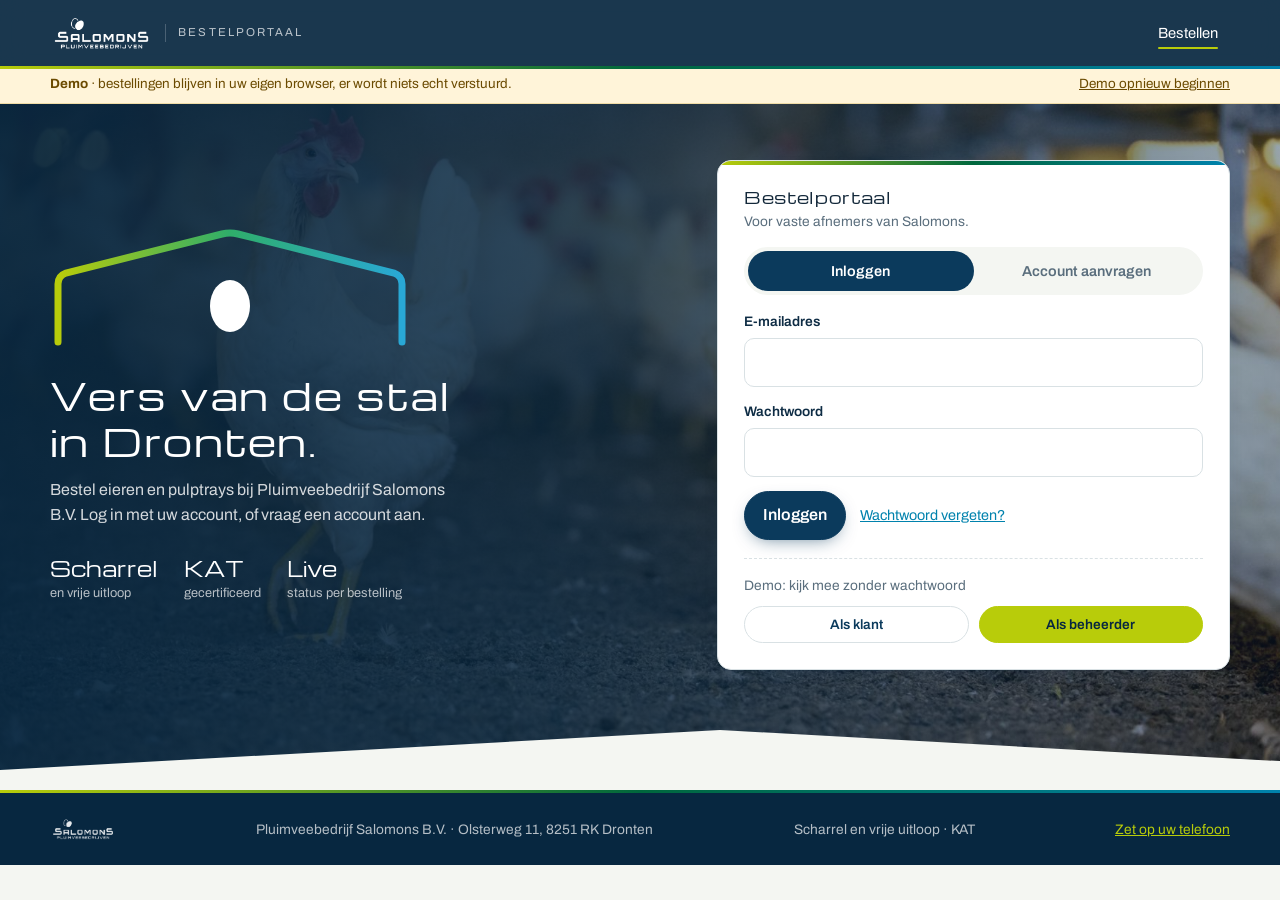
<file: index.html>
<!DOCTYPE html>
<html lang="nl">
<head>
<meta charset="UTF-8">
<meta name="viewport" content="width=device-width, initial-scale=1, viewport-fit=cover">
<title>Bestellen · Pluimveebedrijf Salomons B.V.</title>
<meta name="description" content="Bestel eieren en pulptrays bij Pluimveebedrijf Salomons B.V. in Dronten.">
<link rel="manifest" href="manifest.webmanifest">
<link rel="icon" href="img/icon-192.png">
<link rel="apple-touch-icon" href="img/icon-192.png">
<meta name="theme-color" content="#072740">
<meta name="apple-mobile-web-app-capable" content="yes">
<meta name="apple-mobile-web-app-title" content="Salomons">
<link rel="preconnect" href="https://fonts.googleapis.com">
<link rel="preconnect" href="https://fonts.gstatic.com" crossorigin>
<link rel="stylesheet" href="https://fonts.googleapis.com/css2?family=Michroma&family=Archivo:wght@400;600;700&display=swap">
<link rel="stylesheet" href="style.css">
</head>
<body>
<header class="top">
  <div class="wrap">
    <a class="brand" href="index.html" aria-label="Pluimveebedrijf Salomons, bestelportaal">
      <img src="img/logo-wit.png" alt="Salomons Pluimveebedrijven" width="89" height="38">
      <span class="brand-sub">Bestelportaal</span>
    </a>
    <nav class="nav" aria-label="Hoofdmenu">
      <span class="who" id="nav-who"></span>
      <a aria-current="page" href="index.html">Bestellen</a>
      <a data-admin hidden href="scherm.html">Orderscherm</a>
      <a data-admin hidden href="beheer.html">Beheer <span class="badge" id="new-badge" hidden>0</span></a>
      <button type="button" id="nav-logout" hidden>Uitloggen</button>
    </nav>
  </div>
</header>
<div class="demo-strip"><div class="wrap"><span><b>Demo</b> · bestellingen blijven in uw eigen browser, er wordt niets echt verstuurd.</span><button type="button" id="demo-reset">Demo opnieuw beginnen</button></div></div>

<div id="loading" class="wrap small" style="padding:30px 0">Even geduld…</div>

<!-- Inloggen / account aanvragen -->
<section id="view-auth" class="hero" hidden>
  <div class="hero-bg" aria-hidden="true"></div>
  <div class="wrap">
    <div>
      <svg class="hero-roof" viewBox="0 0 360 120" aria-hidden="true">
        <defs><linearGradient id="rg" x1="0" x2="1"><stop offset="0" stop-color="#b8cc0a"/><stop offset=".5" stop-color="#2fae6a"/><stop offset="1" stop-color="#29a8d6"/></linearGradient></defs>
        <path d="M8 116V58Q8 50 16 47L172 8Q180 6 188 8L344 47Q352 50 352 58V116" fill="none" stroke="url(#rg)" stroke-width="7" stroke-linecap="round" pathLength="1"/>
        <g class="egg"><ellipse cx="180" cy="80" rx="20" ry="26" fill="#fff"/><ellipse cx="173" cy="70" rx="5" ry="8" fill="#fff" opacity=".0"/></g>
      </svg>
      <h1><span class="ln"><span>Vers van de stal</span></span><span class="ln"><span>in Dronten.</span></span></h1>
      <p class="lede">Bestel eieren en pulptrays bij Pluimveebedrijf Salomons B.V. Log in met uw account, of vraag een account aan.</p>
      <div class="hero-facts">
        <div><b>Scharrel</b>en vrije uitloop</div>
        <div><b>KAT</b>gecertificeerd</div>
        <div><b>Live</b>status per bestelling</div>
      </div>
    </div>
    <div class="auth card">
      <h2>Bestelportaal</h2>
      <p class="small">Voor vaste afnemers van Salomons.</p>
      <div class="seg-tabs" role="tablist" id="seg" data-tab="login">
        <span class="thumb" aria-hidden="true"></span>
        <button type="button" role="tab" id="t-login" aria-selected="true">Inloggen</button>
        <button type="button" role="tab" id="t-register" aria-selected="false">Account aanvragen</button>
      </div>

      <form id="f-login" novalidate>
        <label>E-mailadres<input id="l-email" type="email" autocomplete="email" required></label>
        <label>Wachtwoord<input id="l-pass" type="password" autocomplete="current-password" required></label>
        <div id="l-msg" class="notice err" role="alert" hidden></div>
        <div class="submit-row">
          <button type="submit" class="btn btn-primary">Inloggen</button>
          <button type="button" class="link-btn" id="to-forgot">Wachtwoord vergeten?</button>
        </div>
      </form>

      <form id="f-register" novalidate hidden>
        <div class="fields">
          <label class="full">Bedrijfsnaam<input id="r-company" autocomplete="organization" required></label>
          <label>Contactpersoon<input id="r-contact" autocomplete="name" required></label>
          <label>Telefoonnummer <span class="opt">(optioneel)</span><input id="r-phone" type="tel" autocomplete="tel"></label>
          <label class="full">E-mailadres<input id="r-email" type="email" autocomplete="email" required></label>
          <label class="full">Wachtwoord <span class="opt">(minstens 8 tekens)</span><input id="r-pass" type="password" autocomplete="new-password" minlength="8" required></label>
        </div>
        <div id="r-msg" class="notice err" role="alert" hidden></div>
        <div class="submit-row">
          <button type="submit" class="btn btn-primary">Account aanvragen</button>
          <span class="small">Wij keuren nieuwe accounts zo snel mogelijk goed.</span>
        </div>
      </form>

      <form id="f-forgot" novalidate hidden>
        <p style="margin:0">Vul uw e-mailadres in. U krijgt een e-mail met een link om een nieuw wachtwoord te kiezen.</p>
        <label>E-mailadres<input id="fg-email" type="email" autocomplete="email" required></label>
        <div id="fg-msg" class="notice err" role="alert" hidden></div>
        <div class="submit-row">
          <button type="submit" class="btn btn-primary">Stuur de link</button>
          <button type="button" class="link-btn" id="back-login">Terug naar inloggen</button>
        </div>
      </form>

      <div class="demo-logins">
        <p class="small">Demo: kijk mee zonder wachtwoord</p>
        <button type="button" class="btn btn-sm" id="demo-klant">Als klant</button>
        <button type="button" class="btn btn-sm btn-lime" id="demo-admin">Als beheerder</button>
      </div>
    </div>
  </div>
  <svg class="hero-roofline" viewBox="0 0 1440 60" preserveAspectRatio="none" aria-hidden="true"><path d="M0 60V40L720 0L1440 40V60Z"/></svg>
</section>

<main class="page" id="main">
  <div class="wrap">
    <!-- Uitleg: bestelportaal op het beginscherm van de telefoon zetten -->
    <section id="install" class="card" aria-labelledby="install-title" style="margin-bottom:22px;animation:dropin .6s var(--spring) both" hidden>
      <div class="row1"><h2 id="install-title">Zet het bestelportaal op uw telefoon</h2>
        <button type="button" class="icon-btn" id="install-close" aria-label="Uitleg sluiten" title="Sluiten">×</button></div>
      <p class="small" style="margin:6px 0 14px">Dan staat het als een app op uw beginscherm en bestelt u voortaan met één tik.</p>
      <div id="install-android">
        <h3>Op een Android-telefoon</h3>
        <div id="install-direct" hidden><button type="button" class="btn btn-primary" id="install-btn">Op mijn telefoon zetten</button></div>
        <ol id="install-android-steps" style="margin:8px 0 0 20px">
          <li>Tik in Chrome rechtsboven op de <b>drie puntjes</b>.</li>
          <li>Kies <b>Toevoegen aan startscherm</b> of <b>App installeren</b>.</li>
          <li>Tik op <b>Toevoegen</b> of <b>Installeren</b>.</li>
        </ol>
      </div>
      <div id="install-ios">
        <h3>Op een iPhone of iPad</h3>
        <ol style="margin:8px 0 0 20px">
          <li>Tik onderin Safari op de <b>deelknop</b>: het vierkantje met het pijltje omhoog. Staat de knop er niet, tik dan eerst op de drie puntjes.</li>
          <li>Scrol omlaag en kies <b>Zet op beginscherm</b>.</li>
          <li>Tik rechtsboven op <b>Voeg toe</b>.</li>
        </ol>
        <p class="small">Ziet u deze keuze niet? Open deze pagina dan in Safari.</p>
      </div>
      <div id="install-desktop" class="notice info">U bekijkt deze pagina op een computer. Open <b id="install-url"></b> op uw telefoon om het bestelportaal daar op het beginscherm te zetten.</div>
      <p class="small" style="margin-top:10px">Open daarna het nieuwe icoon en log één keer in. Daarna blijft u normaal gesproken ingelogd.</p>
    </section>

    <!-- Nieuw wachtwoord na de link uit de e-mail -->
    <section id="view-recover" hidden>
      <h1>Nieuw wachtwoord</h1>
      <form id="f-recover" class="auth card" novalidate style="max-width:460px;margin-top:18px;display:grid;gap:14px">
        <label>Nieuw wachtwoord <span class="opt">(minstens 8 tekens)</span><input id="rc-pass" type="password" autocomplete="new-password" minlength="8" required></label>
        <div id="rc-msg" class="notice err" role="alert" hidden></div>
        <div><button type="submit" class="btn btn-primary">Wachtwoord opslaan</button></div>
      </form>
    </section>

    <!-- Account nog niet goedgekeurd -->
    <section id="view-pending" hidden>
      <div class="card confirm" style="max-width:640px;margin:20px auto">
        <svg viewBox="0 0 120 90" width="120" aria-hidden="true" style="overflow:visible"><path d="M6 86V44L60 8l54 36v42" fill="none" stroke="url(#rg2)" stroke-width="5" stroke-linecap="round" stroke-linejoin="round" pathLength="1" style="stroke-dasharray:1;stroke-dashoffset:1;animation:draw 1.2s var(--ease-out) forwards"/><defs><linearGradient id="rg2" x1="0" x2="1"><stop offset="0" stop-color="#b8cc0a"/><stop offset=".5" stop-color="#00673d"/><stop offset="1" stop-color="#0082ad"/></linearGradient></defs><ellipse cx="60" cy="60" rx="13" ry="17" fill="#f2e3c4" style="transform-origin:60px 77px;animation:nudge 2.4s ease-in-out infinite"/></svg>
        <h1>Uw account wordt gecontroleerd</h1>
        <p class="lede" style="color:var(--muted)">Bedankt voor uw aanmelding. Wij keuren uw account zo snel mogelijk goed. Daarna kunt u hier bestellen. Kijk later nog eens, of neem contact met ons op.</p>
        <p class="small">Demo: log in als beheerder om dit account goed te keuren. Deze pagina springt dan vanzelf door.</p>
      </div>
    </section>

    <!-- Bestellen -->
    <section id="view-order" hidden>
      <div class="page-head">
        <div>
          <p class="small" id="hello"></p>
          <h1>Eieren bestellen</h1>
          <p class="lede">Kies de producten en de gewenste leverdatum. Zodra uw bestelling is klaargemaakt, ziet u hier een melding en krijgt u bericht per e-mail of WhatsApp.</p>
        </div>
      </div>
      <div id="ready-banner" class="ready" role="status" hidden></div>

      <div class="order-grid">
        <div>
          <form id="order-form" class="order-form" novalidate>
            <fieldset class="card">
              <div class="legend"><span class="n">1</span>Producten</div>
              <div class="line-head" aria-hidden="true"><span>Product</span><span>Verpakking</span><span style="text-align:right">Aantal</span><span></span></div>
              <div id="lines" class="lines"></div>
              <div class="submit-row"><button type="button" class="btn btn-sm" id="add-line">+ Regel toevoegen</button></div>
              <div class="total-strip" id="total-strip">
                <svg class="egg-ico" viewBox="0 0 26 32" aria-hidden="true"><ellipse cx="13" cy="18" rx="11" ry="13" fill="#f2e3c4" stroke="#d9b67a" stroke-width="1.5"/></svg>
                <span class="small" style="flex:1" id="total-label">Nog geen aantallen</span>
                <b id="total-eggs">0</b><span class="small" id="total-unit"></span>
              </div>
            </fieldset>

            <fieldset class="card">
              <div class="legend"><span class="n">2</span>Levering</div>
              <div class="days" id="days" role="group" aria-label="Snel een leverdatum kiezen"></div>
              <div class="fields">
                <label>Gewenste leverdatum<input id="o-date" type="date" required></label>
                <div></div>
                <label class="full">Opmerkingen <span class="opt">(optioneel)</span><textarea id="o-notes" placeholder="Bijvoorbeeld: losadres, tijdvenster, eiermaat of stempel"></textarea></label>
              </div>
            </fieldset>

            <fieldset class="card">
              <div class="legend"><span class="n">3</span>Uw gegevens</div>
              <div class="fields">
                <label>Bedrijfsnaam<input id="o-company" disabled></label>
                <label>E-mailadres<input id="o-email" disabled></label>
                <label>Contactpersoon<input id="o-contact" autocomplete="name" required></label>
                <label>Telefoonnummer <span class="opt">(06-nummer voor WhatsApp)</span><input id="o-phone" type="tel" autocomplete="tel" placeholder="06 12345678"></label>
                <label class="full">Melding als uw bestelling klaar is
                  <select id="o-notify">
                    <option value="email">Per e-mail</option>
                    <option value="whatsapp">Per WhatsApp</option>
                    <option value="beide">Per e-mail en WhatsApp</option>
                  </select>
                </label>
                <label class="full">Afleveradres <span class="opt">(als het anders is dan normaal)</span><input id="o-address" autocomplete="street-address"></label>
              </div>
              <div id="o-msg" class="notice err" role="alert" hidden></div>
              <div class="submit-row">
                <button type="submit" class="btn btn-primary" id="o-submit">Bestelling plaatsen</button>
                <span class="small">Prijzen en voorwaarden volgens onze afspraken.</span>
              </div>
            </fieldset>
          </form>

          <div id="confirm" class="card confirm" hidden>
            <div id="confirm-check"></div>
            <h2>Bedankt, uw bestelling is ontvangen</h2>
            <p style="margin:0">Pluimveebedrijf Salomons B.V. heeft uw bestelling ontvangen onder bestelnummer <span class="num" id="confirm-num"></span>. U ziet de status rechts bij <b>Uw bestellingen</b>.</p>
            <div id="confirm-summary" class="small"></div>
            <div><button type="button" class="btn" id="new-order">Nieuwe bestelling</button></div>
          </div>
        </div>

        <aside class="aside">
          <div class="card">
            <h2>Uw bestellingen</h2>
            <ul class="mine" id="mine"></ul>
            <p class="small" id="mine-empty" style="margin:10px 0 0">Hier ziet u uw bestellingen met hun status.</p>
          </div>
          <div class="card contact-card">
            <h2 style="color:#fff;margin-bottom:8px">Vragen?</h2>
            <div style="font-size:.92rem">Pluimveebedrijf Salomons B.V.<br>Olsterweg 11, 8251 RK Dronten<br><a href="tel:+31321331948">0321 331 948</a></div>
          </div>
        </aside>
      </div>
    </section>
  </div>
</main>

<footer>
  <div class="wrap">
    <img src="img/logo-wit.png" alt="Salomons" width="66" height="28">
    <span>Pluimveebedrijf Salomons B.V. · Olsterweg 11, 8251 RK Dronten</span>
    <span>Scharrel en vrije uitloop · KAT</span>
    <button type="button" id="install-open" hidden>Zet op uw telefoon</button>
  </div>
</footer>

<script src="js/opslaan.js"></script>
<script src="js/app.js"></script>
<script src="js/klant.js"></script>
</body>
</html>
</file>
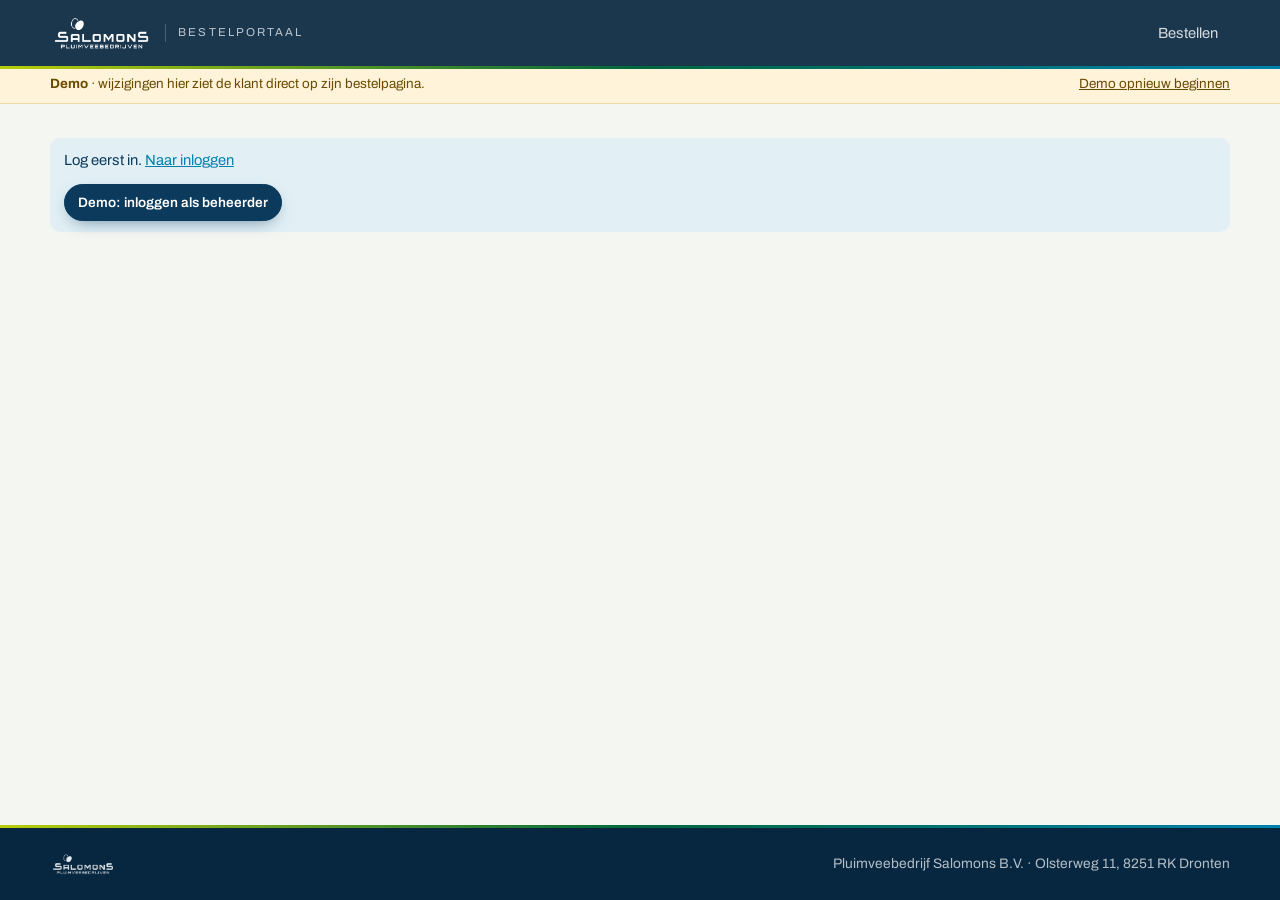
<file: beheer.html>
<!DOCTYPE html>
<html lang="nl">
<head>
<meta charset="UTF-8">
<meta name="viewport" content="width=device-width, initial-scale=1, viewport-fit=cover">
<title>Beheer · Pluimveebedrijf Salomons B.V.</title>
<link rel="manifest" href="manifest.webmanifest">
<link rel="icon" href="img/icon-192.png">
<meta name="theme-color" content="#072740">
<link rel="preconnect" href="https://fonts.googleapis.com">
<link rel="preconnect" href="https://fonts.gstatic.com" crossorigin>
<link rel="stylesheet" href="https://fonts.googleapis.com/css2?family=Michroma&family=Archivo:wght@400;600;700&display=swap">
<link rel="stylesheet" href="style.css">
</head>
<body>
<header class="top">
  <div class="wrap">
    <a class="brand" href="index.html" aria-label="Pluimveebedrijf Salomons, bestelportaal">
      <img src="img/logo-wit.png" alt="Salomons Pluimveebedrijven" width="89" height="38">
      <span class="brand-sub">Bestelportaal</span>
    </a>
    <nav class="nav" aria-label="Hoofdmenu">
      <span class="who" id="nav-who"></span>
      <a href="index.html">Bestellen</a>
      <a data-admin hidden href="scherm.html">Orderscherm</a>
      <a aria-current="page" data-admin hidden href="beheer.html">Beheer <span class="badge" id="new-badge" hidden>0</span></a>
      <button type="button" id="nav-logout" hidden>Uitloggen</button>
    </nav>
  </div>
</header>
<div class="demo-strip"><div class="wrap"><span><b>Demo</b> · wijzigingen hier ziet de klant direct op zijn bestelpagina.</span><button type="button" id="demo-reset">Demo opnieuw beginnen</button></div></div>

<main class="page">
  <div class="wrap">
    <div id="gate"><p class="small">Even geduld…</p></div>

    <div id="admin" hidden>
      <div class="page-head">
        <div>
          <h1>Beheer</h1>
          <p class="lede">Bestellingen verwerken, klanten goedkeuren en de productlijst bijhouden.</p>
        </div>
      </div>
      <nav class="subtabs" aria-label="Onderdelen" id="subtabs">
        <a href="#bestellingen" id="st-bestellingen">Bestellingen</a>
        <a href="#klanten" id="st-klanten">Klanten <span class="badge" id="pending-badge" hidden>0</span></a>
        <a href="#producten" id="st-producten">Producten</a>
        <span class="bar" id="st-bar" aria-hidden="true"></span>
      </nav>

      <!-- Bestellingen -->
      <section id="p-bestellingen">
        <div class="counts" id="counts"></div>
        <div class="toolbar">
          <input id="search" type="search" placeholder="Zoek op klant of bestelnummer" aria-label="Zoeken">
          <button type="button" class="btn" id="export-btn">Exporteren voor Excel</button>
          <span class="small" id="orders-msg" role="status"></span>
        </div>
        <div class="slips" id="slips"></div>
      </section>

      <!-- Klanten -->
      <section id="p-klanten" hidden>
        <p class="lede" style="color:var(--muted)">Nieuwe klanten kunnen pas bestellen als u ze goedkeurt. U krijgt een e-mail als er iemand wacht.</p>
        <div class="card" style="margin-top:16px">
          <div class="table-wrap">
            <table class="list">
              <thead><tr><th>Bedrijf</th><th>Contact</th><th>Aangemeld</th><th>Status</th><th></th></tr></thead>
              <tbody id="customers"></tbody>
            </table>
          </div>
          <span class="small" id="cust-msg" role="status"></span>
        </div>
      </section>

      <!-- Producten -->
      <section id="p-producten" hidden>
        <div class="card">
          <h2>Producten en verpakkingen</h2>
          <p class="small" style="margin-top:6px">Dit zien klanten in het bestelformulier, in deze volgorde. Zet de verpakkingen achter elkaar, gescheiden door komma's. Zet de inhoud in de naam als dat helpt, bijvoorbeeld "Losse doosjes scharrel (10 st.)". Zet de schakelaar uit om een product tijdelijk te verbergen.</p>
          <div class="cat-head" aria-hidden="true"><span>Product</span><span>Verpakkingen</span><span style="text-align:center">Zichtbaar</span><span></span></div>
          <div id="cat-rows" class="cat-rows"></div>
          <div class="submit-row">
            <button type="button" class="btn btn-sm" id="cat-add">+ Product toevoegen</button>
            <button type="button" class="btn btn-primary" id="cat-save">Productlijst opslaan</button>
            <span class="small" id="cat-msg" role="status"></span>
          </div>
        </div>
      </section>
    </div>
  </div>
</main>

<footer>
  <div class="wrap">
    <img src="img/logo-wit.png" alt="Salomons" width="66" height="28">
    <span>Pluimveebedrijf Salomons B.V. · Olsterweg 11, 8251 RK Dronten</span>
  </div>
</footer>
<script src="js/app.js"></script>
<script src="js/beheer.js"></script>
</body>
</html>
</file>
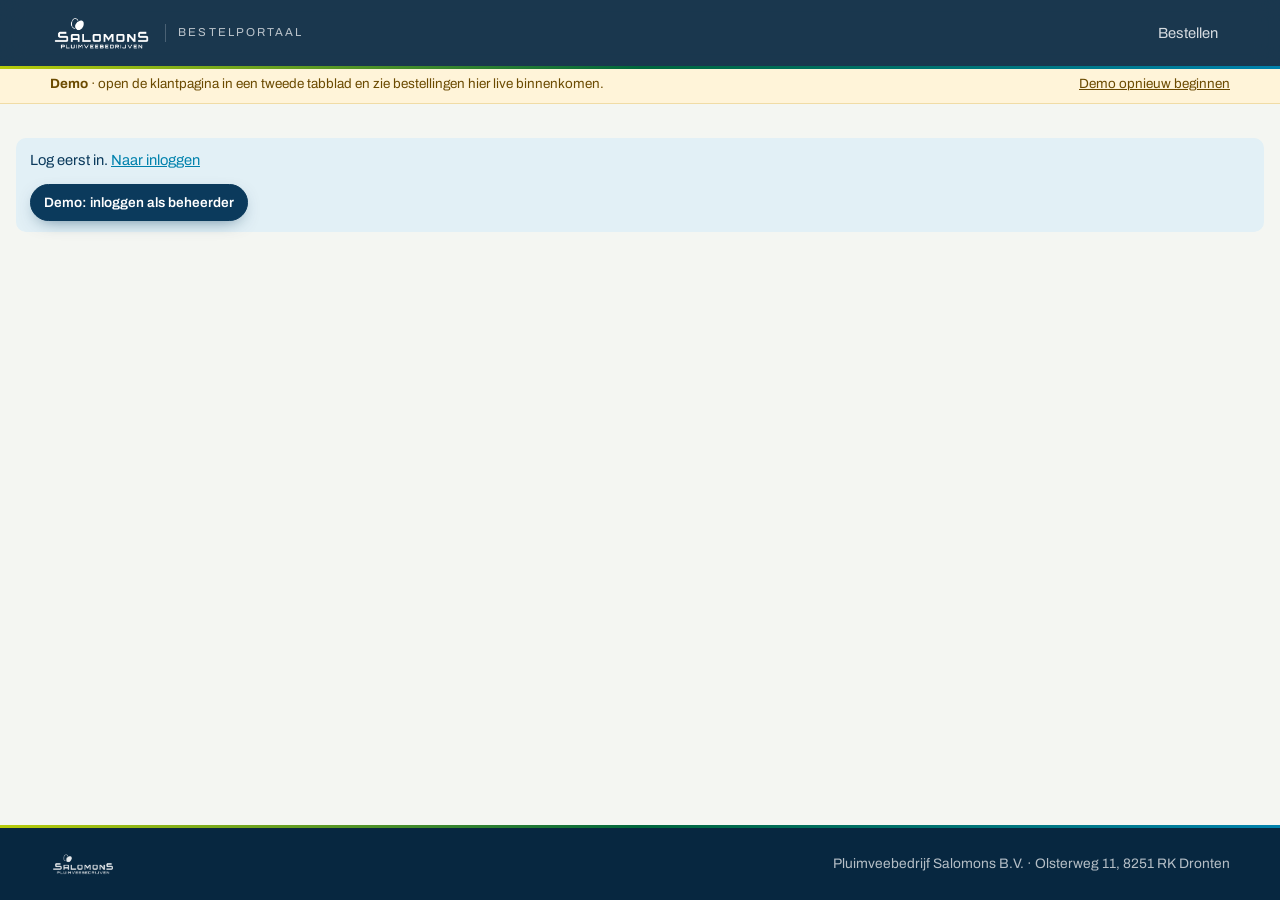
<file: scherm.html>
<!DOCTYPE html>
<html lang="nl">
<head>
<meta charset="UTF-8">
<meta name="viewport" content="width=device-width, initial-scale=1, viewport-fit=cover">
<title>Orderscherm · Pluimveebedrijf Salomons B.V.</title>
<link rel="manifest" href="manifest.webmanifest">
<link rel="icon" href="img/icon-192.png">
<meta name="theme-color" content="#072740">
<link rel="preconnect" href="https://fonts.googleapis.com">
<link rel="preconnect" href="https://fonts.gstatic.com" crossorigin>
<link rel="stylesheet" href="https://fonts.googleapis.com/css2?family=Michroma&family=Archivo:wght@400;600;700&display=swap">
<link rel="stylesheet" href="style.css">
</head>
<body>
<header class="top">
  <div class="wrap">
    <a class="brand" href="index.html" aria-label="Pluimveebedrijf Salomons, bestelportaal">
      <img src="img/logo-wit.png" alt="Salomons Pluimveebedrijven" width="89" height="38">
      <span class="brand-sub">Bestelportaal</span>
    </a>
    <nav class="nav" aria-label="Hoofdmenu">
      <span class="who" id="nav-who"></span>
      <a href="index.html">Bestellen</a>
      <a aria-current="page" data-admin hidden href="scherm.html">Orderscherm</a>
      <a data-admin hidden href="beheer.html">Beheer <span class="badge" id="new-badge" hidden>0</span></a>
      <button type="button" id="nav-logout" hidden>Uitloggen</button>
    </nav>
  </div>
</header>
<div class="demo-strip"><div class="wrap"><span><b>Demo</b> · open de klantpagina in een tweede tabblad en zie bestellingen hier live binnenkomen.</span><button type="button" id="demo-reset">Demo opnieuw beginnen</button></div></div>

<main class="page">
  <div class="wrap" style="width:min(1500px,100% - 32px)">
    <div id="gate"><p class="small">Even geduld…</p></div>
    <div id="screen" hidden>
      <div class="board-head">
        <div>
          <h1>Orderscherm</h1>
          <p class="clock" id="board-clock"></p>
        </div>
        <button type="button" class="btn" id="board-full">Volledig scherm</button>
      </div>
      <div class="board" id="board"></div>
      <p class="small" id="board-msg" role="status"></p>
    </div>
  </div>
</main>

<footer>
  <div class="wrap">
    <img src="img/logo-wit.png" alt="Salomons" width="66" height="28">
    <span>Pluimveebedrijf Salomons B.V. · Olsterweg 11, 8251 RK Dronten</span>
  </div>
</footer>
<script src="js/app.js"></script>
<script src="js/scherm.js"></script>
</body>
</html>
</file>
<file: style.css>
/* Salomons bestelportaal — huisstijl: navy + dak-verloop (lime > groen > blauw), Michroma-koppen */
:root {
  --navy: #0b3a5c;
  --navy-deep: #072740;
  --navy-ink: #0e2c44;
  --lime: #b8cc0a;
  --green: #00673d;
  --blue: #0082ad;
  --roof: linear-gradient(90deg, #b8cc0a 0%, #00673d 50%, #0082ad 100%);
  --paper: #f4f6f2;
  --surface: #ffffff;
  --ink: #13283a;
  --muted: #5a6e7d;
  --line: #d9e1e4;
  --yolk: #f2b630;
  --yolk-soft: #fff4d9;
  --ok: #00673d;
  --ok-soft: #e1f2e8;
  --info-soft: #e2f0f6;
  --danger: #b03a26;
  --danger-soft: #fbe6e1;
  --display: "Michroma", "Eurostile", "Arial Black", sans-serif;
  --body: "Archivo", "Segoe UI", Arial, sans-serif;
  --r: 14px;
  --shadow: 0 1px 2px rgba(11,58,92,.06), 0 8px 24px -12px rgba(11,58,92,.18);
  --ease-out: cubic-bezier(.22,1,.36,1);
  --spring: cubic-bezier(.34,1.45,.5,1);
}

* { box-sizing: border-box; margin: 0; padding: 0; }
html { scroll-behavior: smooth; -webkit-text-size-adjust: 100%; }
body { font-family: var(--body); background: var(--paper); color: var(--ink); line-height: 1.55; font-size: 16px; min-height: 100vh; display: flex; flex-direction: column; overflow-x: hidden; }
img { display: block; max-width: 100%; }
a { color: var(--blue); }
button, input, select, textarea { font: inherit; color: inherit; }
[hidden] { display: none !important; }
.wrap { width: min(1180px, 100% - 32px); margin-inline: auto; }
.mono { font-variant-numeric: tabular-nums; font-weight: 600; letter-spacing: .02em; }
.small { font-size: .86rem; color: var(--muted); }
h1, h2, h3, .display { font-family: var(--display); font-weight: 400; letter-spacing: .04em; line-height: 1.25; }
h1 { font-size: clamp(1.45rem, 3.4vw, 2.3rem); }
h2 { font-size: 1.02rem; }
h3 { font-size: .9rem; }

/* ── Kopbalk ── */
.top { position: sticky; top: 0; z-index: 40; background: rgba(7,39,64,.92); backdrop-filter: blur(12px); -webkit-backdrop-filter: blur(12px); color: #fff; }
.top::after { content: ""; position: absolute; left: 0; right: 0; bottom: -3px; height: 3px; background: var(--roof); transform-origin: left; animation: grow 1.1s var(--ease-out) .15s both; }
.top .wrap { display: flex; align-items: center; justify-content: space-between; gap: 16px; height: 66px; }
.brand { display: flex; align-items: center; gap: 12px; color: #fff; text-decoration: none; }
.brand img { height: 44px; width: auto; }
.brand-sub { font-size: .72rem; text-transform: uppercase; letter-spacing: .18em; opacity: .7; border-left: 1px solid rgba(255,255,255,.3); padding-left: 12px; }
.nav { display: flex; align-items: center; gap: 4px; }
.nav a, .nav button { color: rgba(255,255,255,.82); text-decoration: none; background: none; border: 0; padding: 8px 12px; border-radius: 999px; font-size: .92rem; cursor: pointer; position: relative; transition: color .2s, background .2s; }
.nav a:hover, .nav button:hover { color: #fff; background: rgba(255,255,255,.08); }
.nav a[aria-current="page"] { color: #fff; }
.nav a[aria-current="page"]::after { content: ""; position: absolute; left: 12px; right: 12px; bottom: 3px; height: 2px; border-radius: 2px; background: var(--lime); animation: grow .5s var(--ease-out) both; transform-origin: left; }
.who { font-size: .8rem; opacity: .7; padding-right: 6px; white-space: nowrap; }

/* ── Demo-strook ── */
.demo-strip { background: var(--yolk-soft); color: #6b4a00; font-size: .84rem; border-bottom: 1px solid #f0dca6; }
.demo-strip .wrap { display: flex; gap: 12px; align-items: center; justify-content: space-between; padding: 8px 0; flex-wrap: wrap; }
.demo-strip button { background: none; border: 0; text-decoration: underline; cursor: pointer; color: inherit; font-size: inherit; }

/* ── Hero ── */
.hero { position: relative; color: #fff; overflow: hidden; isolation: isolate; }
.hero-bg { position: absolute; inset: 0; z-index: -2; background: url(img/kippen.jpg) center 40% / cover; transform: scale(1.12); animation: kenburns 18s var(--ease-out) both; }
.hero::before { content: ""; position: absolute; inset: 0; z-index: -1; background: linear-gradient(100deg, rgba(7,39,64,.95) 0%, rgba(7,39,64,.82) 45%, rgba(7,39,64,.35) 100%); }
.hero .wrap { padding: 56px 0 120px; display: grid; grid-template-columns: 1.1fr .9fr; gap: 40px; align-items: center; }
.hero-roof { width: min(360px, 80%); height: auto; overflow: visible; margin-bottom: 18px; }
.hero-roof path { stroke-dasharray: 1; stroke-dashoffset: 1; animation: draw 1.6s var(--ease-out) .3s forwards; }
.hero-roof .egg { opacity: 0; transform-origin: 50% 100%; transform-box: fill-box; animation: eggpop .7s var(--spring) 1.5s forwards; }
.hero h1 { margin-bottom: 14px; }
.hero h1 .ln { display: block; overflow: hidden; }
.hero h1 .ln span { display: inline-block; animation: rise .9s var(--ease-out) both; }
.hero h1 .ln:nth-child(2) span { animation-delay: .12s; }
.hero p.lede { color: rgba(255,255,255,.82); max-width: 46ch; animation: fadeup .8s var(--ease-out) .35s both; }
.hero-facts { display: flex; gap: 26px; margin-top: 26px; flex-wrap: wrap; animation: fadeup .8s var(--ease-out) .5s both; }
.hero-facts div { font-size: .8rem; color: rgba(255,255,255,.7); }
.hero-facts b { display: block; font-family: var(--display); font-weight: 400; font-size: 1.25rem; color: #fff; }
.hero-roofline { position: absolute; left: 0; right: 0; bottom: 0; height: 60px; z-index: 0; }
.hero-roofline path { fill: var(--paper); }

/* ── Kaarten ── */
.card { background: var(--surface); border: 1px solid var(--line); border-radius: var(--r); box-shadow: var(--shadow); padding: 22px; }
.auth { animation: fadeup .9s var(--ease-out) .25s both; color: var(--ink); padding: 26px; position: relative; overflow: hidden; }
.auth::before { content: ""; position: absolute; left: 0; right: 0; top: 0; height: 4px; background: var(--roof); }
.auth h2 { margin-bottom: 4px; }
.auth form { display: grid; gap: 14px; margin-top: 16px; }
.auth form.swap-in { animation: swapin .4s var(--ease-out) both; }

/* tabs */
.seg-tabs { position: relative; display: grid; grid-template-columns: 1fr 1fr; background: var(--paper); border-radius: 999px; padding: 4px; margin-top: 14px; }
.seg-tabs button { position: relative; z-index: 1; background: none; border: 0; padding: 9px; border-radius: 999px; cursor: pointer; font-weight: 600; font-size: .9rem; color: var(--muted); transition: color .3s; }
.seg-tabs button[aria-selected="true"] { color: #fff; }
.seg-tabs .thumb { position: absolute; top: 4px; bottom: 4px; left: 4px; width: calc(50% - 4px); border-radius: 999px; background: var(--navy); transition: transform .45s var(--spring); }
.seg-tabs[data-tab="register"] .thumb { transform: translateX(100%); }

/* velden */
label { display: flex; flex-wrap: wrap; align-items: baseline; gap: 6px 4px; font-size: .86rem; font-weight: 600; color: var(--navy-ink); }
.opt { font-weight: 400; color: var(--muted); }
input, select, textarea { width: 100%; border: 1.5px solid var(--line); background: #fff; border-radius: 10px; padding: 11px 12px; font-size: 1rem; font-weight: 400; transition: border-color .2s, box-shadow .2s; }
textarea { min-height: 84px; resize: vertical; }
input:focus, select:focus, textarea:focus { outline: none; border-color: var(--blue); box-shadow: 0 0 0 4px rgba(0,130,173,.14); }
input:disabled { background: var(--paper); color: var(--muted); }
.fields { display: grid; grid-template-columns: 1fr 1fr; gap: 14px; }
.fields .full { grid-column: 1 / -1; }
fieldset { border: 0; display: grid; gap: 14px; }
.legend { font-family: var(--display); font-size: .82rem; letter-spacing: .08em; color: var(--navy); margin-bottom: 12px; display: flex; align-items: center; gap: 10px; }
.legend .n { display: inline-grid; place-items: center; width: 26px; height: 26px; border-radius: 50%; background: var(--navy); color: #fff; font-size: .72rem; }

/* knoppen */
.btn { --bg: #fff; --fg: var(--navy); display: inline-flex; align-items: center; justify-content: center; gap: 8px; border: 1.5px solid var(--line); background: var(--bg); color: var(--fg); padding: 11px 18px; border-radius: 999px; font-weight: 600; cursor: pointer; text-decoration: none; transition: transform .18s var(--ease-out), box-shadow .2s, background .2s, border-color .2s; position: relative; overflow: hidden; white-space: nowrap; }
.btn:hover { border-color: var(--navy); transform: translateY(-1px); }
.btn:active { transform: scale(.96); }
.btn-primary { --bg: var(--navy); --fg: #fff; border-color: var(--navy); box-shadow: 0 6px 18px -8px rgba(11,58,92,.7); }
.btn-primary:hover { --bg: var(--navy-deep); border-color: var(--navy-deep); box-shadow: 0 10px 22px -8px rgba(11,58,92,.8); }
.btn-lime { --bg: var(--lime); --fg: var(--navy-deep); border-color: var(--lime); }
.btn-sm { padding: 7px 13px; font-size: .85rem; }
.btn-ghost { background: none; border-color: transparent; }
.btn .ripple { position: absolute; border-radius: 50%; background: currentColor; opacity: .25; transform: scale(0); animation: ripple .6s ease-out forwards; pointer-events: none; }
.btn[disabled] { opacity: .6; pointer-events: none; }
.link-btn { background: none; border: 0; color: var(--blue); cursor: pointer; text-decoration: underline; font-size: .9rem; }
.icon-btn { width: 36px; height: 36px; border-radius: 50%; border: 1.5px solid var(--line); background: #fff; cursor: pointer; font-size: 1.2rem; line-height: 1; color: var(--muted); transition: transform .2s var(--spring), color .2s, border-color .2s; }
.icon-btn:hover { color: var(--danger); border-color: var(--danger); transform: rotate(90deg); }
.submit-row { display: flex; align-items: center; gap: 14px; flex-wrap: wrap; }
.demo-logins { display: grid; grid-template-columns: 1fr 1fr; gap: 10px; margin-top: 18px; padding-top: 16px; border-top: 1px dashed var(--line); }
.demo-logins p { grid-column: 1 / -1; }

/* meldingen */
.notice { padding: 11px 14px; border-radius: 10px; font-size: .92rem; animation: shake .45s ease both; }
.notice:empty { display: none; }
.notice.err { background: var(--danger-soft); color: var(--danger); }
.notice.ok { background: var(--ok-soft); color: var(--ok); animation: fadeup .4s var(--ease-out) both; }
.notice.info { background: var(--info-soft); color: var(--navy); animation: fadeup .4s var(--ease-out) both; }

/* ── Bestellen ── */
.page { padding: 34px 0 64px; flex: 1; }
.page-head { display: flex; align-items: end; justify-content: space-between; gap: 20px; flex-wrap: wrap; margin-bottom: 22px; }
.page-head .lede { color: var(--muted); max-width: 60ch; margin-top: 6px; }
.order-grid { display: grid; grid-template-columns: minmax(0, 1fr) 340px; gap: 24px; align-items: start; }
.order-form { display: grid; gap: 18px; }
.order-form > .card { animation: fadeup .7s var(--ease-out) both; }
.order-form > .card:nth-child(2) { animation-delay: .08s; }
.order-form > .card:nth-child(3) { animation-delay: .16s; }
.aside { display: grid; gap: 18px; position: sticky; top: 90px; }
.aside > * { animation: fadeup .7s var(--ease-out) .2s both; }

.line-head, .line { display: grid; grid-template-columns: 1.5fr 1.2fr 110px 36px; gap: 10px; align-items: center; }
.line-head { font-size: .75rem; text-transform: uppercase; letter-spacing: .1em; color: var(--muted); }
.lines { display: grid; gap: 10px; }
.line { animation: linein .45s var(--spring) both; }
.line.out { animation: lineout .3s ease forwards; }
.line .qty { text-align: right; }
.total-strip { display: flex; align-items: center; justify-content: space-between; gap: 12px; padding: 14px 16px; border-radius: 12px; background: linear-gradient(90deg, var(--yolk-soft), #fff); border: 1px solid #f0dca6; }
.total-strip .egg-ico { width: 26px; height: 32px; flex: none; }
.total-strip b { font-family: var(--display); font-weight: 400; font-size: 1.15rem; color: var(--navy); }
.bump { animation: bump .4s var(--spring); }

/* datumkeuze */
.days { display: grid; grid-template-columns: repeat(auto-fill, minmax(84px, 1fr)); gap: 8px; }
.day { border: 1.5px solid var(--line); background: #fff; border-radius: 12px; padding: 9px 6px; text-align: center; cursor: pointer; transition: transform .2s var(--spring), border-color .2s, background .2s, color .2s; }
.day small { display: block; font-size: .7rem; text-transform: uppercase; letter-spacing: .08em; color: var(--muted); }
.day b { font-size: 1.15rem; display: block; }
.day:hover { transform: translateY(-2px); border-color: var(--blue); }
.day[aria-pressed="true"] { background: var(--navy); border-color: var(--navy); color: #fff; transform: scale(1.04); }
.day[aria-pressed="true"] small { color: rgba(255,255,255,.7); }
.day.sun { opacity: .4; pointer-events: none; }

/* eigen bestellingen */
.mine { list-style: none; display: grid; gap: 10px; margin-top: 12px; }
.mine li { padding: 12px 14px; border-radius: 12px; background: var(--paper); display: grid; gap: 4px; font-size: .9rem; animation: fadeup .4s var(--ease-out) both; }
.row1 { display: flex; justify-content: space-between; align-items: center; gap: 8px; }
.track { display: grid; grid-template-columns: repeat(4, 1fr); gap: 4px; margin-top: 6px; }
.track i { height: 4px; border-radius: 4px; background: var(--line); position: relative; overflow: hidden; }
.track i.on::after { content: ""; position: absolute; inset: 0; background: var(--roof); background-size: 400% 100%; animation: fillbar .7s var(--ease-out) both; transform-origin: left; }

.pill { display: inline-flex; align-items: center; gap: 6px; font-size: .74rem; font-weight: 700; padding: 3px 10px; border-radius: 999px; white-space: nowrap; transition: background .3s, color .3s; }
.pill::before { content: ""; width: 6px; height: 6px; border-radius: 50%; background: currentColor; }
.s-nieuw { background: var(--info-soft); color: var(--blue); }
.s-nieuw::before { animation: pulse 1.6s infinite; }
.s-inbehandeling { background: var(--yolk-soft); color: #8a5a00; }
.s-klaar { background: var(--ok-soft); color: var(--ok); }
.s-geleverd { background: #eceff1; color: var(--muted); }

.ready { display: flex; gap: 14px; align-items: center; padding: 16px 18px; border-radius: var(--r); background: var(--ok-soft); border: 1px solid #b9dcc8; margin-bottom: 20px; animation: dropin .6s var(--spring) both; }
.ready-text { flex: 1; display: grid; gap: 2px; font-size: .9rem; }
.check { width: 40px; height: 40px; flex: none; }
.check circle { stroke-dasharray: 1; stroke-dashoffset: 1; animation: draw .6s var(--ease-out) forwards; }
.check path { stroke-dasharray: 1; stroke-dashoffset: 1; animation: draw .4s var(--ease-out) .45s forwards; }

.confirm { text-align: center; padding: 44px 26px; display: grid; gap: 14px; justify-items: center; animation: dropin .7s var(--spring) both; position: relative; overflow: hidden; }
.confirm .check { width: 84px; height: 84px; }
.confirm .num { font-family: var(--display); color: var(--navy); }
.contact-card { background: var(--navy); color: #fff; border: 0; position: relative; overflow: hidden; }
.contact-card::after { content: ""; position: absolute; inset: auto -20% -60% 40%; height: 160%; background: url(img/trays.jpg) center / cover; opacity: .18; transform: rotate(-8deg); }
.contact-card > * { position: relative; z-index: 1; }
.contact-card a { color: var(--lime); }

/* ── Eieren-regen bij bevestigen ── */
.egg-rain { position: fixed; inset: 0; pointer-events: none; z-index: 80; overflow: hidden; }
.egg-rain i { position: absolute; top: -40px; width: 18px; height: 23px; border-radius: 50% 50% 50% 50% / 60% 60% 40% 40%; background: radial-gradient(circle at 35% 30%, #fffaf0, #f1d9a8 70%, #d9b67a); box-shadow: inset -2px -3px 4px rgba(0,0,0,.1); animation: fall linear forwards; }

/* ── Orderscherm ── */
.board-head { display: flex; justify-content: space-between; align-items: end; gap: 16px; flex-wrap: wrap; margin-bottom: 20px; }
.clock { font-family: var(--display); font-size: 1.6rem; color: var(--navy); }
.board { display: grid; grid-template-columns: repeat(3, minmax(260px, 1fr)); gap: 14px; overflow-x: auto; padding-bottom: 10px; }
.col { background: #e9eee9; border-radius: var(--r); padding: 12px; min-height: 420px; display: flex; flex-direction: column; gap: 10px; animation: fadeup .6s var(--ease-out) both; }
.col:nth-child(2) { animation-delay: .07s; } .col:nth-child(3) { animation-delay: .14s; } .col:nth-child(4) { animation-delay: .21s; }
.col-head { display: flex; justify-content: space-between; align-items: center; padding: 4px 6px 8px; border-bottom: 3px solid var(--line); }
.col[data-s="nieuw"] .col-head { border-color: var(--blue); }
.col[data-s="inbehandeling"] .col-head { border-color: var(--yolk); }
.col[data-s="klaar"] .col-head { border-color: var(--green); }
.col-head h2 { font-size: .82rem; }
.count { font-family: var(--display); font-size: .9rem; background: #fff; border-radius: 999px; padding: 2px 10px; }
.ticket { background: #fff; border-radius: 12px; padding: 14px; box-shadow: var(--shadow); display: grid; gap: 6px; border-left: 4px solid var(--line); cursor: default; }
.ticket.enter { animation: ticketin .55s var(--spring) both; }
.ticket.fresh { animation: ticketin .55s var(--spring) both, glow 2.4s ease .5s 2; }
.col[data-s="nieuw"] .ticket { border-left-color: var(--blue); }
.col[data-s="inbehandeling"] .ticket { border-left-color: var(--yolk); }
.col[data-s="klaar"] .ticket { border-left-color: var(--green); }
.ticket .co { font-weight: 700; font-size: 1.02rem; }
.ticket ul { list-style: none; font-size: .9rem; }
.ticket .meta { display: flex; justify-content: space-between; font-size: .8rem; color: var(--muted); gap: 8px; }
.ticket .acts { display: flex; gap: 6px; margin-top: 6px; flex-wrap: wrap; }
.empty-col { color: var(--muted); font-size: .86rem; text-align: center; padding: 30px 8px; border: 2px dashed #cfd8d2; border-radius: 12px; }
body.tv .top, body.tv .demo-strip, body.tv footer { display: none; }
body.tv .page { padding-top: 20px; }

/* ── Beheer ── */
.subtabs { display: flex; gap: 6px; border-bottom: 1px solid var(--line); margin-bottom: 20px; position: relative; }
.subtabs a { padding: 10px 14px; text-decoration: none; color: var(--muted); font-weight: 600; position: relative; }
.subtabs a[aria-current="true"] { color: var(--navy); }
.subtabs .bar { position: absolute; bottom: -1px; height: 3px; background: var(--roof); border-radius: 3px; transition: left .4s var(--spring), width .4s var(--spring); }
.badge { display: inline-grid; place-items: center; min-width: 20px; height: 20px; border-radius: 10px; background: var(--danger); color: #fff; font-size: .7rem; padding: 0 6px; animation: pop .5s var(--spring) both; }
.counts { display: grid; grid-template-columns: repeat(5, 1fr); gap: 12px; margin-bottom: 18px; }
.stat { background: #fff; border: 1px solid var(--line); border-radius: var(--r); padding: 16px; display: grid; gap: 2px; animation: fadeup .6s var(--ease-out) both; position: relative; overflow: hidden; }
.stat:nth-child(2) { animation-delay: .06s; } .stat:nth-child(3) { animation-delay: .12s; } .stat:nth-child(4) { animation-delay: .18s; } .stat:nth-child(5) { animation-delay: .24s; } .stat[aria-pressed="true"] { background: #f7faf2; }
.stat b { font-family: var(--display); font-weight: 400; font-size: 1.8rem; color: var(--navy); }
.stat span { font-size: .82rem; color: var(--muted); }
.stat::after { content: ""; position: absolute; left: 0; bottom: 0; height: 3px; width: 100%; background: var(--c, var(--line)); transform-origin: left; animation: grow .9s var(--ease-out) .3s both; }
.toolbar { display: flex; gap: 10px; flex-wrap: wrap; align-items: center; margin-bottom: 14px; }
.toolbar input { max-width: 320px; }
.filters { display: flex; gap: 6px; flex-wrap: wrap; }
.chip { border: 1.5px solid var(--line); background: #fff; border-radius: 999px; padding: 6px 12px; font-size: .84rem; cursor: pointer; transition: background .2s, color .2s, border-color .2s; }
.chip[aria-pressed="true"] { background: var(--navy); color: #fff; border-color: var(--navy); }
.slips { display: grid; grid-template-columns: repeat(auto-fill, minmax(320px, 1fr)); gap: 14px; }
.slip { display: grid; gap: 10px; animation: fadeup .45s var(--ease-out) both; }
.slip-top { display: flex; justify-content: space-between; align-items: start; gap: 10px; }
.slip dl { display: grid; grid-template-columns: auto 1fr; gap: 3px 12px; font-size: .88rem; }
.slip dt { color: var(--muted); }
.slip ul { list-style: none; background: var(--paper); border-radius: 10px; padding: 10px 12px; font-size: .92rem; }
.steps { display: grid; grid-template-columns: repeat(4, 1fr); gap: 4px; }
.steps button { border: 1.5px solid var(--line); background: #fff; border-radius: 8px; padding: 7px 4px; font-size: .74rem; font-weight: 600; cursor: pointer; color: var(--muted); transition: all .25s var(--ease-out); }
.steps button.on { background: var(--navy); color: #fff; border-color: var(--navy); }
.steps button.done { background: var(--ok-soft); color: var(--ok); border-color: #b9dcc8; }
.wa-row { display: flex; gap: 6px; flex-wrap: wrap; }
.wa { --fg: #128c4a; border-color: #bfe5cf; }
.wa-hot { --bg: #25d366; --fg: #fff; border-color: #25d366; animation: nudge 2.2s ease-in-out infinite; }
table.list { width: 100%; border-collapse: collapse; font-size: .92rem; }
table.list th { text-align: left; font-size: .74rem; text-transform: uppercase; letter-spacing: .1em; color: var(--muted); padding: 8px 10px; border-bottom: 1px solid var(--line); }
table.list td { padding: 12px 10px; border-bottom: 1px solid var(--line); vertical-align: middle; }
table.list tr { animation: fadeup .4s var(--ease-out) both; }
.table-wrap { overflow-x: auto; }
.cat-head, .cat-row { display: grid; grid-template-columns: 1.2fr 1.6fr 80px 36px; gap: 10px; align-items: center; }
.cat-head { font-size: .74rem; text-transform: uppercase; letter-spacing: .1em; color: var(--muted); margin: 18px 0 8px; }
.cat-rows { display: grid; gap: 8px; margin-bottom: 16px; }
.cat-row { animation: linein .4s var(--spring) both; }
.switch { position: relative; width: 46px; height: 26px; justify-self: center; }
.switch input { opacity: 0; position: absolute; inset: 0; cursor: pointer; z-index: 1; }
.switch span { position: absolute; inset: 0; border-radius: 13px; background: var(--line); transition: background .25s; }
.switch span::after { content: ""; position: absolute; left: 3px; top: 3px; width: 20px; height: 20px; border-radius: 50%; background: #fff; box-shadow: 0 1px 3px rgba(0,0,0,.2); transition: transform .35s var(--spring); }
.switch input:checked + span { background: var(--green); }
.switch input:checked + span::after { transform: translateX(20px); }

/* ── Toast ── */
.toasts { position: fixed; left: 50%; bottom: 24px; transform: translateX(-50%); z-index: 90; display: grid; gap: 8px; justify-items: center; width: min(420px, 100% - 32px); }
.toast { background: var(--navy-deep); color: #fff; padding: 12px 18px; border-radius: 12px; box-shadow: 0 12px 30px -10px rgba(0,0,0,.4); font-size: .92rem; display: flex; gap: 10px; align-items: center; animation: toastin .5s var(--spring) both; }
.toast.out { animation: toastout .35s ease forwards; }
.toast::before { content: ""; width: 8px; height: 8px; border-radius: 50%; background: var(--lime); flex: none; }

/* ── Footer ── */
footer { background: var(--navy-deep); color: rgba(255,255,255,.7); font-size: .86rem; position: relative; }
footer::before { content: ""; display: block; height: 3px; background: var(--roof); }
footer .wrap { display: flex; justify-content: space-between; gap: 14px; flex-wrap: wrap; padding: 22px 0; align-items: center; }
footer img { height: 28px; opacity: .9; }
footer button { background: none; border: 0; color: var(--lime); cursor: pointer; text-decoration: underline; font-size: inherit; }

/* scroll-reveal */
.reveal { opacity: 0; transform: translateY(18px); transition: opacity .7s var(--ease-out), transform .7s var(--ease-out); }
.reveal.in { opacity: 1; transform: none; }

/* ── Keyframes ── */
@keyframes grow { from { transform: scaleX(0); } to { transform: scaleX(1); } }
@keyframes draw { to { stroke-dashoffset: 0; } }
@keyframes kenburns { from { transform: scale(1.18) translateX(-1.5%); } to { transform: scale(1.04); } }
@keyframes rise { from { transform: translateY(110%); } to { transform: none; } }
@keyframes fadeup { from { opacity: 0; transform: translateY(16px); } to { opacity: 1; transform: none; } }
@keyframes swapin { from { opacity: 0; transform: translateX(14px); } to { opacity: 1; transform: none; } }
@keyframes eggpop { 0% { opacity: 0; transform: scale(.2) translateY(-30px); } 60% { opacity: 1; transform: scale(1.1, .9); } 100% { opacity: 1; transform: none; } }
@keyframes linein { from { opacity: 0; transform: translateY(-8px) scale(.97); } to { opacity: 1; transform: none; } }
@keyframes lineout { to { opacity: 0; transform: translateX(30px); height: 0; margin: 0; } }
@keyframes bump { 0% { transform: scale(1); } 40% { transform: scale(1.18); } 100% { transform: scale(1); } }
@keyframes pop { from { transform: scale(0); } to { transform: scale(1); } }
@keyframes dropin { from { opacity: 0; transform: translateY(-20px) scale(.96); } to { opacity: 1; transform: none; } }
@keyframes shake { 0%,100% { transform: none; } 20% { transform: translateX(-6px); } 40% { transform: translateX(5px); } 60% { transform: translateX(-3px); } 80% { transform: translateX(2px); } }
@keyframes ripple { to { transform: scale(4); opacity: 0; } }
@keyframes pulse { 0% { box-shadow: 0 0 0 0 rgba(0,130,173,.6); } 70% { box-shadow: 0 0 0 6px rgba(0,130,173,0); } 100% { box-shadow: 0 0 0 0 rgba(0,130,173,0); } }
@keyframes fillbar { from { transform: scaleX(0); } to { transform: scaleX(1); } }
@keyframes ticketin { from { opacity: 0; transform: translateY(-14px) scale(.95); } to { opacity: 1; transform: none; } }
@keyframes glow { 0%,100% { box-shadow: var(--shadow); } 50% { box-shadow: 0 0 0 4px rgba(184,204,10,.55), var(--shadow); } }
@keyframes nudge { 0%,85%,100% { transform: none; } 90% { transform: rotate(-3deg) scale(1.04); } 95% { transform: rotate(3deg) scale(1.04); } }
@keyframes toastin { from { opacity: 0; transform: translateY(20px) scale(.9); } to { opacity: 1; transform: none; } }
@keyframes toastout { to { opacity: 0; transform: translateY(10px) scale(.95); } }
@keyframes fall { to { transform: translateY(110vh) rotate(var(--rot)); } }

@media (max-width: 900px) {
  .hero .wrap { grid-template-columns: 1fr; padding: 36px 0 90px; }
  .order-grid { grid-template-columns: 1fr; }
  .aside { position: static; }
  .counts { grid-template-columns: 1fr 1fr; }
  .brand-sub, .who { display: none; }
}
@media (max-width: 620px) {
  .fields { grid-template-columns: 1fr; }
  .line-head { display: none; }
  .line { grid-template-columns: 1fr 1fr; }
  .line select:first-child { grid-column: 1 / -1; }
  .line .qty { text-align: left; }
  .line .icon-btn { justify-self: end; }
  .nav a, .nav button { padding: 8px 8px; font-size: .84rem; }
  .brand img { height: 30px; }
  .demo-logins { grid-template-columns: 1fr; }
  .cat-head { display: none; }
  .cat-row { grid-template-columns: 1fr 60px 36px; }
  .cat-row input:nth-child(2) { grid-column: 1 / -1; grid-row: 2; }
  .slips { grid-template-columns: 1fr; }
  .top .wrap { height: 58px; }
}
@media (prefers-reduced-motion: reduce) {
  *, *::before, *::after { animation-duration: .01ms !important; animation-delay: 0s !important; transition-duration: .01ms !important; }
  .hero-roof path, .check circle, .check path { stroke-dashoffset: 0; }
  .hero-roof .egg { opacity: 1; }
  .reveal { opacity: 1; transform: none; }
}
label > input, label > select, label > textarea { flex: 1 1 100%; }
.steps button { font-size: .7rem; padding: 7px 2px; line-height: 1.2; }
@media (max-width: 620px) {
  .line { grid-template-columns: 1fr 84px 36px; }
  .line select:first-child { grid-column: 1 / -1; }
  .days { display: flex; overflow-x: auto; scroll-snap-type: x mandatory; padding-bottom: 6px; margin-inline: -4px; padding-inline: 4px; }
  .day { flex: 0 0 74px; scroll-snap-align: start; }
}
</file>
